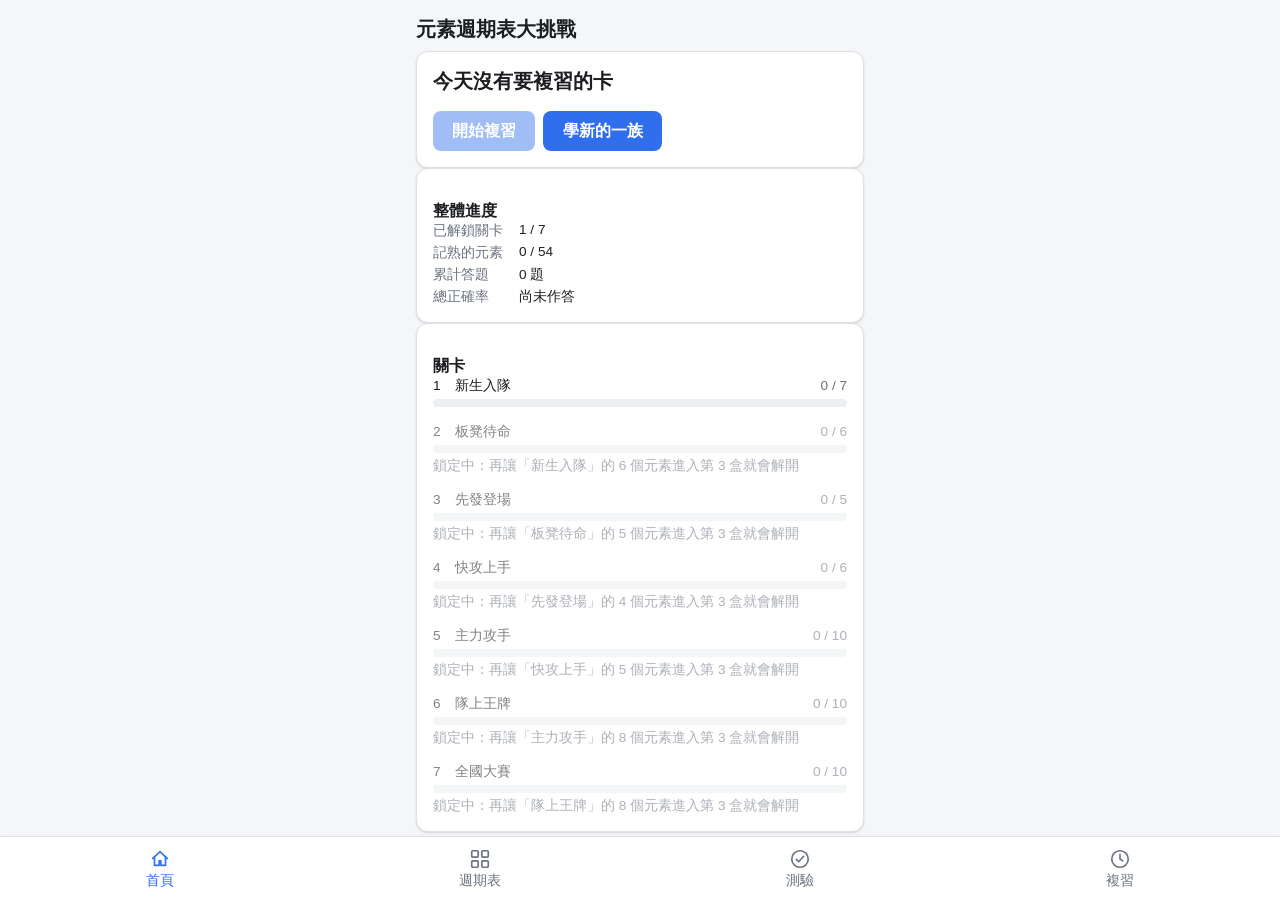
<file: index.html>
<!DOCTYPE html>
<html lang="zh-Hant-TW">
<head>
<meta charset="UTF-8">
<meta name="viewport" content="width=device-width, initial-scale=1, viewport-fit=cover">
<title>元素週期表大挑戰</title>

<!-- 讓 iPhone「加入主畫面」後以全螢幕獨立 App 樣式顯示，不出現 Safari 網址列 -->
<meta name="apple-mobile-web-app-capable" content="yes">
<meta name="apple-mobile-web-app-status-bar-style" content="black-translucent">
<meta name="apple-mobile-web-app-title" content="元素週期表">
<meta name="mobile-web-app-capable" content="yes">
<meta name="theme-color" content="#f5f6f8" media="(prefers-color-scheme: light)">
<meta name="theme-color" content="#14161a" media="(prefers-color-scheme: dark)">

<link rel="manifest" href="manifest.json">
<link rel="icon" type="image/svg+xml" href="assets/icon.svg">
<link rel="apple-touch-icon" href="assets/icon.svg">

<link rel="stylesheet" href="css/tokens.css">
<link rel="stylesheet" href="css/components.css">
<link rel="stylesheet" href="css/periodic-table.css">
<link rel="stylesheet" href="css/screens.css">
</head>
<body>

<main id="app" aria-live="polite">
  <!-- 各畫面的 renderFn 會清空並填入這個容器，見 js/main.js -->
</main>

<nav class="bottom-nav" aria-label="主要導覽">
  <a class="nav-link" href="#home" data-screen="home">
    <svg viewBox="0 0 24 24" aria-hidden="true">
      <path d="M4 11.5 12 4l8 7.5"/>
      <path d="M6 10v9h5v-5h2v5h5v-9"/>
    </svg>
    <span>首頁</span>
  </a>
  <a class="nav-link" href="#table" data-screen="table">
    <svg viewBox="0 0 24 24" aria-hidden="true">
      <rect x="3" y="3" width="7" height="7" rx="1"/>
      <rect x="14" y="3" width="7" height="7" rx="1"/>
      <rect x="3" y="14" width="7" height="7" rx="1"/>
      <rect x="14" y="14" width="7" height="7" rx="1"/>
    </svg>
    <span>週期表</span>
  </a>
  <a class="nav-link" href="#quiz" data-screen="quiz">
    <svg viewBox="0 0 24 24" aria-hidden="true">
      <circle cx="12" cy="12" r="9"/>
      <path d="M8 12.5l2.5 2.5L16 9"/>
    </svg>
    <span>測驗</span>
  </a>
  <a class="nav-link" href="#review" data-screen="review">
    <svg viewBox="0 0 24 24" aria-hidden="true">
      <circle cx="12" cy="12" r="9"/>
      <path d="M12 7v5l3 2"/>
    </svg>
    <span>複習</span>
  </a>
</nav>

<script type="module" src="js/main.js"></script>
</body>
</html>
</file>
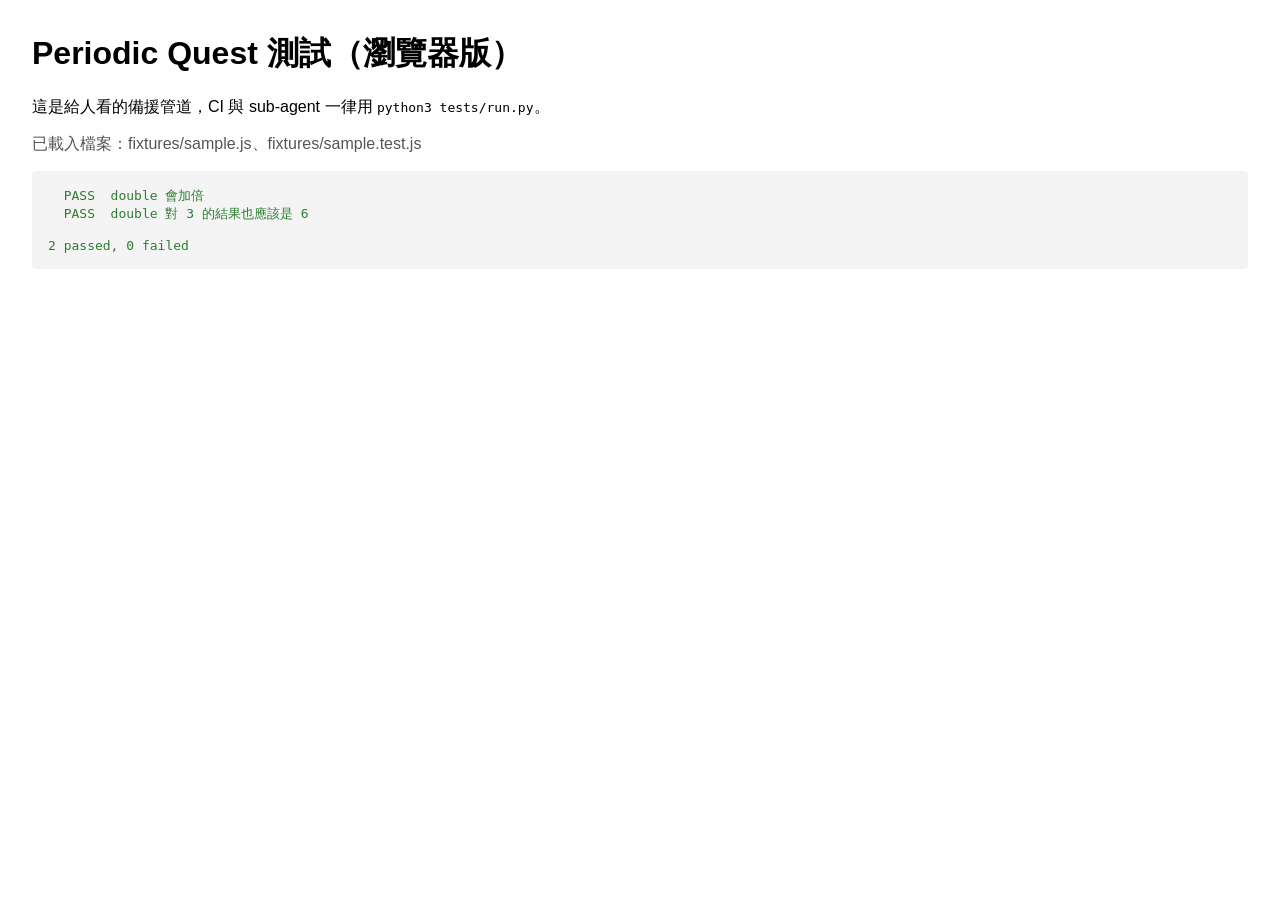
<file: tests/index.html>
<!DOCTYPE html>
<html lang="zh-Hant-TW">
<head>
<meta charset="UTF-8">
<title>Periodic Quest 測試（瀏覽器版）</title>
<style>
  body { font-family: -apple-system, "PingFang TC", "Microsoft JhengHei", sans-serif; margin: 2rem; }
  pre { background: #f4f4f4; padding: 1rem; border-radius: 4px; white-space: pre-wrap; }
  #files { color: #555; }
</style>
</head>
<body>
<h1>Periodic Quest 測試（瀏覽器版）</h1>
<p>
  這是給人看的備援管道，CI 與 sub-agent 一律用
  <code>python3 tests/run.py</code>。
</p>
<p id="files">載入中…</p>
<pre id="output">執行中…</pre>

<script src="harness.js"></script>
<script>
  // 瀏覽器直接以 <script> 載入帶有 export 關鍵字的原始碼會語法錯誤，
  // 因此改用 fetch 取得檔案內容、以與 tests/run.py 相同的規則
  // 去除 module 語法後再 eval 執行。

  // 這裡列出目前載入的檔案清單：先載原始碼，再載測試檔。
  var FILES = [
    "fixtures/sample.js",
    "fixtures/sample.test.js"
  ];

  function stripModules(src) {
    src = src.replace(/^\s*import\s+[^;]*?;\s*$/gms, "");
    src = src.replace(/^\s*export\s+default\s+/gm, "");
    src = src.replace(/^\s*export\s+/gm, "");
    return src;
  }

  function renderFileList(files) {
    document.getElementById("files").textContent =
      "已載入檔案：" + files.join("、");
  }

  async function run() {
    var outputEl = document.getElementById("output");
    try {
      renderFileList(FILES);
      for (var i = 0; i < FILES.length; i++) {
        var res = await fetch(FILES[i]);
        if (!res.ok) {
          throw new Error("無法載入 " + FILES[i] + "（HTTP " + res.status + "）");
        }
        var src = await res.text();
        // eslint-disable-next-line no-eval
        (0, eval)(stripModules(src));
      }
      var failCount = __report();
      outputEl.textContent = __msgs.join("\n") + "\n\n" +
        __pass + " passed, " + __fail + " failed";
      outputEl.style.color = failCount > 0 ? "#c0392b" : "#2e7d32";
    } catch (e) {
      outputEl.textContent = "執行測試時發生錯誤：" + e.message;
      outputEl.style.color = "#c0392b";
    }
  }

  run();
</script>
</body>
</html>
</file>
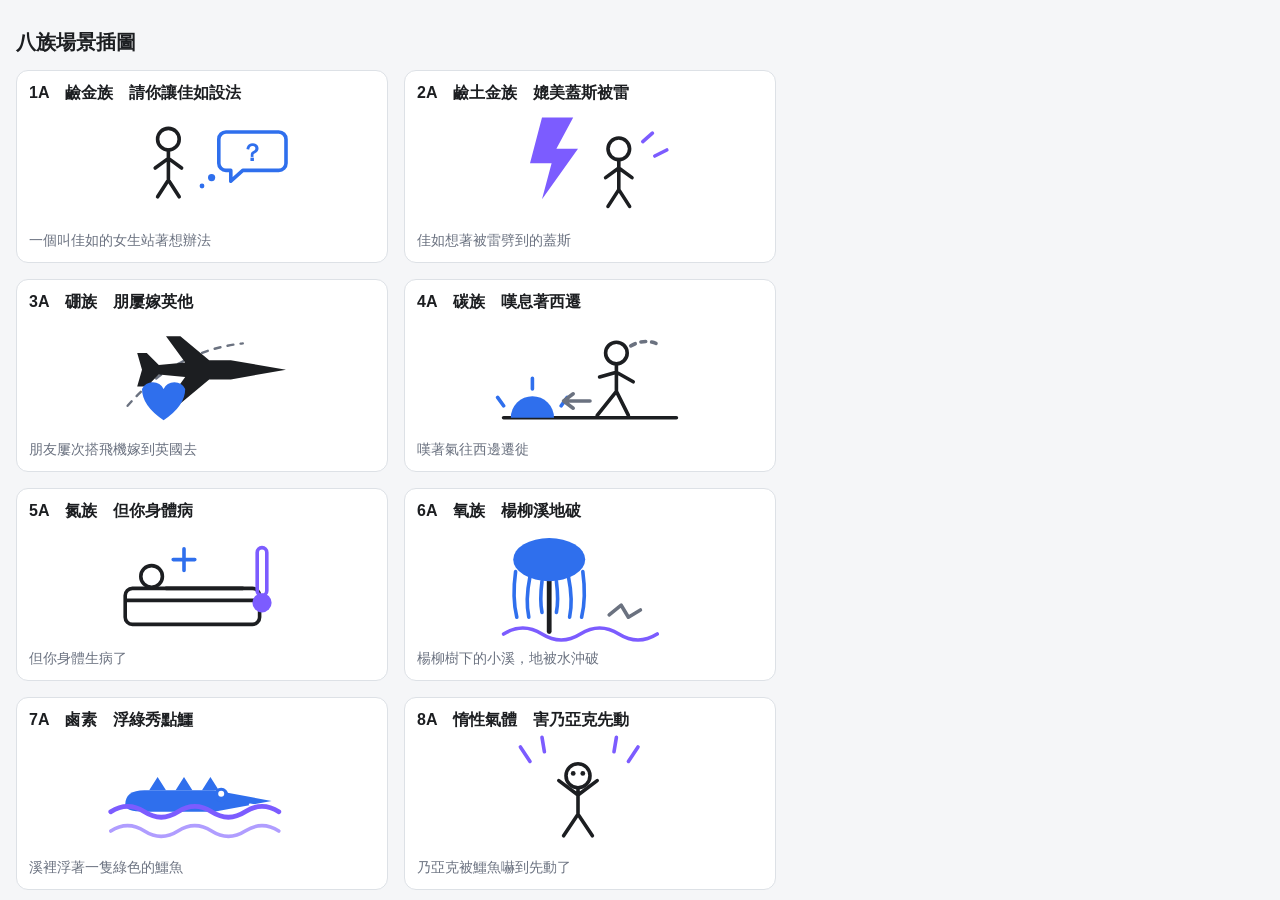
<file: tests/preview-scenes.html>
<!DOCTYPE html>
<html lang="zh-Hant-TW">
<head>
<meta charset="UTF-8">
<meta name="viewport" content="width=device-width, initial-scale=1">
<title>八族場景插圖預覽</title>
<link rel="stylesheet" href="../css/tokens.css">
<link rel="stylesheet" href="../css/components.css">
<link rel="stylesheet" href="../css/screens.css">
<style>
  body { display: block; padding: 16px; }
  .grid { display: grid; grid-template-columns: repeat(2, 1fr); gap: 16px; max-width: 760px; }
  .item { border: 1px solid var(--border); border-radius: var(--radius); padding: 12px; background: var(--surface); }
  .item h3 { margin: 0 0 4px; font-size: var(--font-size-base); }
  .item p { margin: 0; font-size: var(--font-size-sm); color: var(--text-dim); }
  .item .scene-art { width: 100%; height: 120px; }
</style>
</head>
<body>
<h1 style="font-size:1.25rem">八族場景插圖</h1>
<div class="grid" id="grid"></div>
<script type="module">
import { renderSceneArt } from '../js/components/scene-art.js';
const groups = await (await fetch('../data/mnemonics-groups.json')).json();
const grid = document.getElementById('grid');
groups.forEach(g => {
  const box = document.createElement('div');
  box.className = 'item';
  const h = document.createElement('h3');
  h.textContent = `${g.group}　${g.name}　${g.chant}`;
  const art = renderSceneArt(g.group, g.scene);
  const p = document.createElement('p');
  p.textContent = g.scene;
  box.append(h);
  if (art) box.appendChild(art);
  box.appendChild(p);
  grid.appendChild(box);
});
</script>
</body>
</html>
</file>
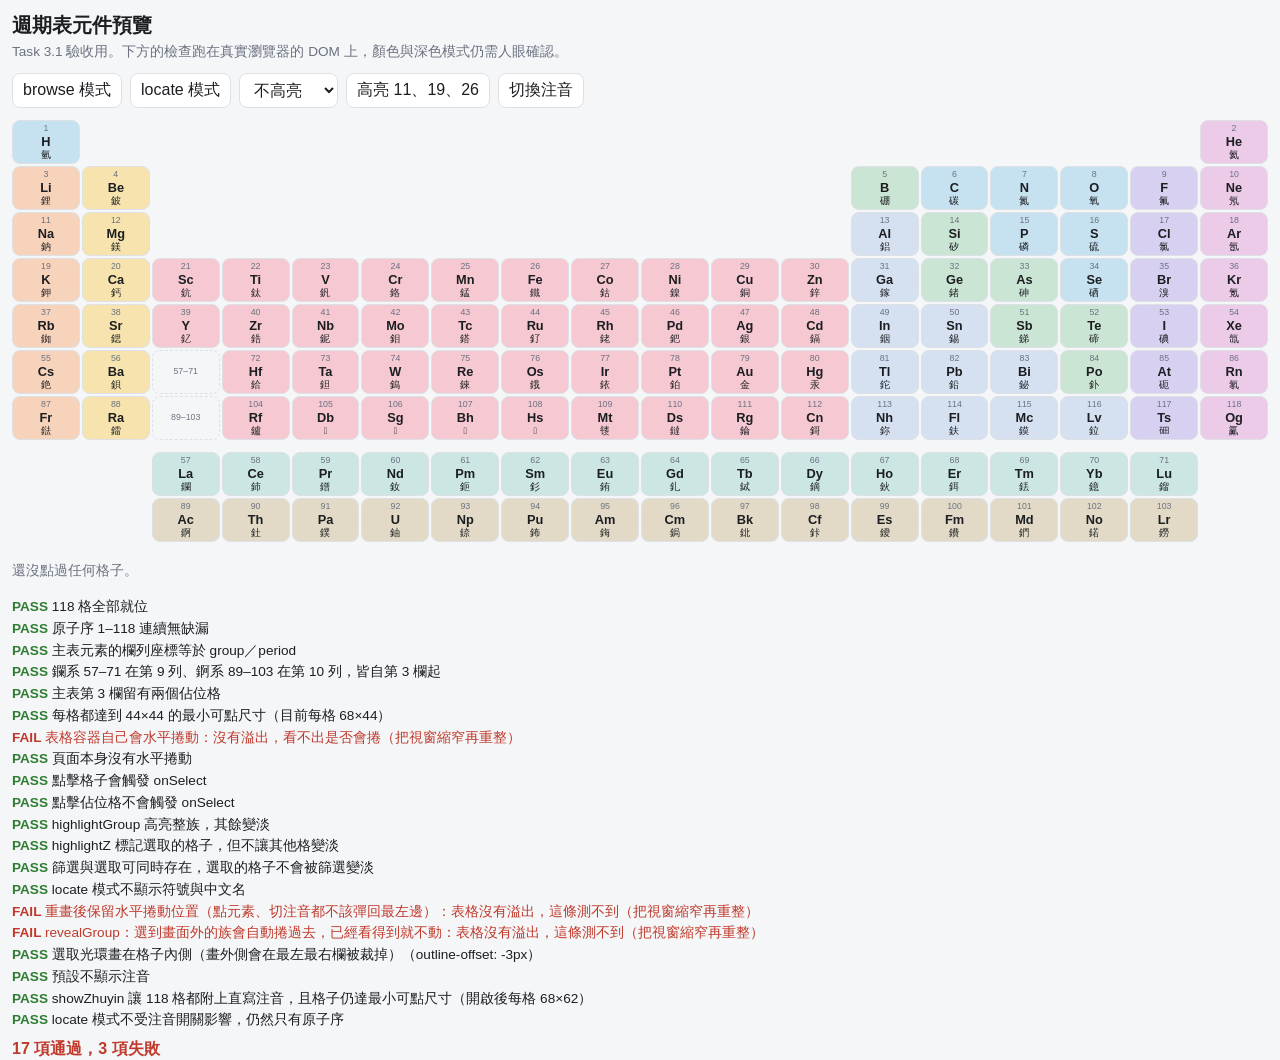
<file: tests/preview-table.html>
<!DOCTYPE html>
<html lang="zh-Hant-TW">
<head>
<meta charset="UTF-8">
<meta name="viewport" content="width=device-width, initial-scale=1, viewport-fit=cover">
<title>週期表元件預覽（Task 3.1 驗收用）</title>
<link rel="stylesheet" href="../css/tokens.css">
<link rel="stylesheet" href="../css/components.css">
<link rel="stylesheet" href="../css/periodic-table.css">
<style>
  /* 這頁不是 App 的一部分，是 Task 3.1 的人工驗收工具。
     只放這頁自己需要的版面，不污染 components.css。 */
  body { padding: 12px; display: block; }
  h1 { font-size: var(--font-size-lg); margin: 0 0 4px; }
  p.sub { color: var(--text-dim); font-size: var(--font-size-sm); margin: 0 0 12px; }
  .controls { display: flex; flex-wrap: wrap; gap: 8px; margin-bottom: 12px; }
  .controls button, .controls select {
    font: inherit; padding: 6px 10px; border-radius: var(--radius-sm);
    border: 1px solid var(--border); background: var(--surface); color: var(--text);
  }
  #log { margin-top: 12px; font-size: var(--font-size-sm); color: var(--text-dim); }
  #checks { margin-top: 16px; font-size: var(--font-size-sm); line-height: 1.6; }
  #checks .pass::before { content: "PASS  "; color: var(--correct); font-weight: 700; }
  #checks .fail::before { content: "FAIL  "; color: var(--wrong); font-weight: 700; }
  #checks .fail { color: var(--wrong); }
  #summary { font-weight: 700; margin-top: 8px; }
</style>
</head>
<body>

<h1>週期表元件預覽</h1>
<p class="sub">Task 3.1 驗收用。下方的檢查跑在真實瀏覽器的 DOM 上，顏色與深色模式仍需人眼確認。</p>

<div class="controls">
  <button id="btn-browse">browse 模式</button>
  <button id="btn-locate">locate 模式</button>
  <select id="sel-group">
    <option value="">不高亮</option>
    <option value="1A">高亮 1A</option>
    <option value="2A">高亮 2A</option>
    <option value="7A">高亮 7A</option>
    <option value="8A">高亮 8A</option>
  </select>
  <button id="btn-z">高亮 11、19、26</button>
  <button id="btn-zhuyin">切換注音</button>
</div>

<div id="table"></div>
<div id="log">還沒點過任何格子。</div>
<div id="checks"></div>
<div id="summary"></div>

<script type="module">
import { renderPeriodicTable } from '../js/components/periodic-table.js';

const host = document.getElementById('table');
const log = document.getElementById('log');
const elements = await (await fetch('../data/elements.json')).json();

let state = { mode: 'browse', highlightGroup: null, highlightZ: [], showZhuyin: false };

function draw() {
  renderPeriodicTable(host, elements, {
    mode: state.mode,
    highlightGroup: state.highlightGroup,
    highlightZ: state.highlightZ,
    showZhuyin: state.showZhuyin,
    onSelect: el => { log.textContent = `onSelect：${el.z} ${el.zh} ${el.symbol}（第 ${el.period} 週期、第 ${el.group} 族）`; }
  });
}

document.getElementById('btn-browse').onclick = () => { state.mode = 'browse'; draw(); };
document.getElementById('btn-locate').onclick = () => { state.mode = 'locate'; draw(); };
document.getElementById('sel-group').onchange = e => { state.highlightGroup = e.target.value || null; draw(); };
document.getElementById('btn-zhuyin').onclick = () => {
  state.showZhuyin = !state.showZhuyin; draw();
};
document.getElementById('btn-z').onclick = () => {
  state.highlightZ = state.highlightZ.length ? [] : [11, 19, 26];
  draw();
};
draw();

// ---- 自動檢查 ------------------------------------------------------------
// 這些是「不必用眼睛也能確定」的部分：格數、座標、尺寸、捲動、互動。
// 顏色是否好看、深色模式是否舒服，這裡驗不了，要人看。
const results = [];
function check(name, fn) {
  try { const msg = fn(); results.push([true, name + (msg ? `（${msg}）` : '')]); }
  catch (e) { results.push([false, name + '：' + e.message]); }
}
function assert(cond, msg) { if (!cond) throw new Error(msg); }

const cells = () => Array.from(host.querySelectorAll('.pt-cell[data-z]'));

check('118 格全部就位', () => {
  assert(cells().length === 118, `只有 ${cells().length} 格`);
});

check('原子序 1–118 連續無缺漏', () => {
  const zs = new Set(cells().map(c => Number(c.dataset.z)));
  const missing = [];
  for (let z = 1; z <= 118; z++) if (!zs.has(z)) missing.push(z);
  assert(missing.length === 0, '缺 ' + missing.join(', '));
});

check('主表元素的欄列座標等於 group／period', () => {
  const bad = [];
  for (const el of elements) {
    if (el.category === 'lanthanide' || el.category === 'actinide') continue;
    const cell = host.querySelector(`.pt-cell[data-z="${el.z}"]`);
    if (cell.style.gridColumn !== String(el.group) || cell.style.gridRow !== String(el.period)) {
      bad.push(el.z);
    }
  }
  assert(bad.length === 0, '座標錯誤：' + bad.join(', '));
});

check('鑭系 57–71 在第 9 列、錒系 89–103 在第 10 列，皆自第 3 欄起', () => {
  const rows = { lanthanide: '9', actinide: '10' };
  for (const [cat, row] of Object.entries(rows)) {
    const series = elements.filter(e => e.category === cat).sort((a, b) => a.z - b.z);
    assert(series.length === 15, `${cat} 有 ${series.length} 個，應為 15`);
    series.forEach((el, i) => {
      const cell = host.querySelector(`.pt-cell[data-z="${el.z}"]`);
      assert(cell.style.gridRow === row, `z=${el.z} 在第 ${cell.style.gridRow} 列`);
      assert(cell.style.gridColumn === String(3 + i), `z=${el.z} 在第 ${cell.style.gridColumn} 欄`);
    });
  }
});

check('主表第 3 欄留有兩個佔位格', () => {
  const ph = Array.from(host.querySelectorAll('.pt-placeholder'));
  assert(ph.length === 2, `有 ${ph.length} 個`);
  assert(ph.map(p => p.textContent).join('／') === '57–71／89–103', ph.map(p => p.textContent).join('／'));
});

check('每格都達到 44×44 的最小可點尺寸', () => {
  const small = cells().filter(c => c.offsetWidth < 44 || c.offsetHeight < 44);
  assert(small.length === 0, `${small.length} 格過小，最小的是 ${small[0] && small[0].offsetWidth}×${small[0] && small[0].offsetHeight}`);
  return `目前每格 ${Math.round(cells()[0].offsetWidth)}×${Math.round(cells()[0].offsetHeight)}`;
});

check('表格容器自己會水平捲動', () => {
  const sc = host.querySelector('.pt-scroll');
  assert(sc.scrollWidth > sc.clientWidth, '沒有溢出，看不出是否會捲（把視窗縮窄再重整）');
  return `內容 ${sc.scrollWidth}px、容器 ${sc.clientWidth}px`;
});

check('頁面本身沒有水平捲動', () => {
  const de = document.documentElement;
  assert(de.scrollWidth <= de.clientWidth, `頁面寬 ${de.scrollWidth}px 超過視窗 ${de.clientWidth}px`);
});

check('點擊格子會觸發 onSelect', () => {
  host.querySelector('.pt-cell[data-z="11"]').click();
  assert(log.textContent.includes('11 鈉 Na'), '記錄是「' + log.textContent + '」');
});

check('點擊佔位格不會觸發 onSelect', () => {
  log.textContent = '重設';
  host.querySelector('.pt-placeholder').click();
  assert(log.textContent === '重設', '佔位格竟然觸發了 onSelect');
});

check('highlightGroup 高亮整族，其餘變淡', () => {
  renderPeriodicTable(host, elements, { highlightGroup: '1A' });
  const hi = host.querySelectorAll('.pt-cell.is-highlight');
  const dim = host.querySelectorAll('.pt-cell.is-dimmed');
  assert(hi.length === 7, `高亮了 ${hi.length} 格，1A 應為 7 格`);
  assert(dim.length === 111, `變淡了 ${dim.length} 格`);
});

check('highlightZ 標記選取的格子，但不讓其他格變淡', () => {
  renderPeriodicTable(host, elements, { highlightZ: [11, 19, 26] });
  const sel = Array.from(host.querySelectorAll('.pt-cell.is-selected')).map(c => Number(c.dataset.z));
  assert(sel.sort((a, b) => a - b).join(',') === '11,19,26', '選取了 ' + sel.join(','));
  const dim = host.querySelectorAll('.pt-cell.is-dimmed').length;
  assert(dim === 0, `有 ${dim} 格變淡了，選取單一格不該把整張表變暗`);
});

check('篩選與選取可同時存在，選取的格子不會被篩選變淡', () => {
  // 在 1A 篩選下選鐵（26，過渡金屬，不屬於 1A）
  renderPeriodicTable(host, elements, { highlightGroup: '1A', highlightZ: [26] });
  const fe = host.querySelector('.pt-cell[data-z=\"26\"]');
  assert(fe.classList.contains('is-selected'), '鐵沒有被標記為選取');
  assert(!fe.classList.contains('is-dimmed'), '選取的鐵被篩選變淡了');
  const na = host.querySelector('.pt-cell[data-z=\"11\"]');
  assert(na.classList.contains('is-highlight'), '鈉屬於 1A，應該高亮');
});

check('locate 模式不顯示符號與中文名', () => {
  renderPeriodicTable(host, elements, { mode: 'locate' });
  assert(host.querySelectorAll('.pt-symbol').length === 0, '仍有符號');
  assert(host.querySelectorAll('.pt-zh').length === 0, '仍有中文名');
  assert(host.querySelectorAll('.pt-z').length === 118, '原子序沒有全部顯示');
});

check('重畫後保留水平捲動位置（點元素、切注音都不該彈回最左邊）', () => {
  renderPeriodicTable(host, elements, {});
  const before = host.querySelector('.pt-scroll');
  const range = before.scrollWidth - before.clientWidth;
  assert(range > 0, '表格沒有溢出，這條測不到（把視窗縮窄再重整）');
  before.scrollLeft = Math.round(range * 0.8);
  const target = before.scrollLeft;

  // 模擬「點了一個元素」造成的重畫
  renderPeriodicTable(host, elements, { highlightZ: [11] });
  const after = host.querySelector('.pt-scroll');
  assert(Math.abs(after.scrollLeft - target) <= 1,
         `重畫後捲到 ${after.scrollLeft}，原本在 ${target}`);

  // 切注音會改變內容寬度，這時要保留的是比例而不是像素
  const ratio = after.scrollLeft / (after.scrollWidth - after.clientWidth);
  renderPeriodicTable(host, elements, { showZhuyin: true });
  const wide = host.querySelector('.pt-scroll');
  const newRatio = wide.scrollLeft / (wide.scrollWidth - wide.clientWidth);
  assert(Math.abs(newRatio - ratio) < 0.02,
         `切注音後比例從 ${ratio.toFixed(3)} 變成 ${newRatio.toFixed(3)}`);
  return `捲到 ${Math.round(ratio * 100)}% 的位置，重畫後仍在原處`;
});

check('revealGroup：選到畫面外的族會自動捲過去，已經看得到就不動', () => {
  renderPeriodicTable(host, elements, {});
  const box = host.querySelector('.pt-scroll');
  const range = box.scrollWidth - box.clientWidth;
  assert(range > 0, '表格沒有溢出，這條測不到（把視窗縮窄再重整）');

  // 捲到最左邊，此時 8A（第 18 欄）一定在畫面外
  box.scrollLeft = 0;
  renderPeriodicTable(host, elements, { highlightGroup: '8A', revealGroup: true });
  const afterFar = host.querySelector('.pt-scroll');
  assert(afterFar.scrollLeft > 0, '選了畫面外的 8A 卻沒有捲過去');
  const he = afterFar.querySelector('.pt-cell[data-main-group="8A"]').getBoundingClientRect();
  const view = afterFar.getBoundingClientRect();
  assert(he.left >= view.left - 1 && he.right <= view.right + 1, '捲完 8A 仍不在可視範圍內');

  // 已經看得到的族不該把位置搶走
  const held = afterFar.scrollLeft;
  renderPeriodicTable(host, elements, { highlightGroup: '8A', revealGroup: true });
  const again = host.querySelector('.pt-scroll');
  assert(Math.abs(again.scrollLeft - held) <= 1,
         `已經看得到卻又捲動了：${held} → ${again.scrollLeft}`);
  return `8A 捲到 ${Math.round(held)}px`;
});

check('選取光環畫在格子內側（畫外側會在最左最右欄被裁掉）', () => {
  // 這條看起來像在測實作細節，但它鎖的是一個真實回報過的 bug：
  // 光環往外畫時，第 1 欄與第 18 欄超出捲動容器的部分會被裁掉。
  // 「內縮」就是防止它復發的不變量。
  renderPeriodicTable(host, elements, { highlightZ: [1, 2] });
  const cell = host.querySelector('.pt-cell.is-selected');
  const offset = getComputedStyle(cell).outlineOffset;
  assert(parseFloat(offset) < 0, `outline-offset 是 ${offset}，必須為負值`);
  return `outline-offset: ${offset}`;
});

check('預設不顯示注音', () => {
  renderPeriodicTable(host, elements, {});
  assert(host.querySelectorAll('.pt-zhuyin').length === 0, '預設就顯示了注音');
});

check('showZhuyin 讓 118 格都附上直寫注音，且格子仍達最小可點尺寸', () => {
  renderPeriodicTable(host, elements, { showZhuyin: true });
  const zy = host.querySelectorAll('.pt-zhuyin');
  assert(zy.length === 118, `只有 ${zy.length} 格有注音`);
  const blank = Array.from(zy).filter(n => !n.textContent.trim());
  assert(blank.length === 0, `${blank.length} 格的注音是空的`);
  // 直寫：音節本體要是 vertical-rl，聲調要獨立成一個節點
  const bases = host.querySelectorAll('.pt-zhuyin .zhuyin-base');
  assert(bases.length === 118, `只有 ${bases.length} 格是直寫結構`);
  const notVertical = Array.from(bases).filter(
    n => getComputedStyle(n).writingMode.indexOf('vertical') !== 0);
  assert(notVertical.length === 0, `${notVertical.length} 格沒有套用直排`);
  const toned = host.querySelectorAll('.pt-zhuyin .zhuyin-tone');
  assert(toned.length === 93, `有聲調符號的格子是 ${toned.length} 個，應為 93（118 減去 25 個一聲）`);
  const small = cells().filter(c => c.offsetWidth < 44 || c.offsetHeight < 44);
  assert(small.length === 0, `${small.length} 格過小`);
  return `開啟後每格 ${Math.round(cells()[0].offsetWidth)}×${Math.round(cells()[0].offsetHeight)}`;
});

check('locate 模式不受注音開關影響，仍然只有原子序', () => {
  renderPeriodicTable(host, elements, { mode: 'locate', showZhuyin: true });
  assert(host.querySelectorAll('.pt-zhuyin').length === 0, 'locate 模式漏出了注音');
  assert(host.querySelectorAll('.pt-symbol').length === 0, 'locate 模式漏出了符號');
});

// 檢查跑完把畫面還原成可以用眼睛看的狀態
state = { mode: 'browse', highlightGroup: null, highlightZ: [], showZhuyin: false };
draw();
log.textContent = '還沒點過任何格子。';

const box = document.getElementById('checks');
box.innerHTML = results.map(([ok, name]) =>
  `<div class="${ok ? 'pass' : 'fail'}">${name}</div>`).join('');
const failed = results.filter(r => !r[0]).length;
document.getElementById('summary').textContent =
  `${results.length - failed} 項通過，${failed} 項失敗`;
document.getElementById('summary').style.color =
  failed ? 'var(--wrong)' : 'var(--correct)';
</script>
</body>
</html>
</file>
<file: css/tokens.css>
/* ==========================================================================
   設計 token：所有色彩、字級、間距集中在這裡定義。
   換主題／換配色只改這個檔案，其他 CSS 一律只讀取變數。

   注意（spec §8.2）：這裡刻意只給一組中性的預設配色，
   不預先硬寫任何宣稱為「官方應援色」的色值。實際配色留待學生
   在設定畫面自行挑選（Plan 2 實作）。
   ========================================================================== */

:root {
  /* 色彩：淺色模式（預設） */
  --bg: #f5f6f8;
  --surface: #ffffff;
  --surface-alt: #eceef1;
  --border: #dde1e6;
  --text: #1c1e21;
  --text-dim: #6b7280;
  --accent: #2f6fed;
  --accent-2: #7c5cff;
  --correct: #2e7d32;
  --wrong: #c0392b;

  /* 陰影（淺色模式用較淡的陰影） */
  --shadow: 0 1px 3px rgba(0, 0, 0, 0.08), 0 1px 2px rgba(0, 0, 0, 0.06);

  /* 字型：只用系統字體堆疊，不連外部字型服務 */
  --font: -apple-system, "PingFang TC", "Heiti TC", sans-serif;
  --font-size-sm: 0.85rem;
  --font-size-base: 1rem;
  --font-size-lg: 1.25rem;
  --font-size-xl: 1.75rem;

  /* 間距與形狀 */
  --gap: 16px;
  --gap-sm: 8px;
  --gap-lg: 24px;
  --radius: 12px;
  --radius-sm: 8px;

  /* 版面尺寸 */
  --nav-height: 64px;
  --max-width: 480px;

  /* 週期表的十個元素分類色（Task 3.1）。
     淺色模式用低彩度的粉彩底，配 --text 的深色字；
     深色模式改成同色系的暗色底，配同一個 --text 的淺色字。
     兩邊都刻意壓低彩度：一張 118 格的表如果十種顏色都很飽和，
     整體會吵到看不出重點，高亮（highlight）也會被淹沒。 */
  --cat-alkali-metal: #f7d3bb;
  --cat-alkaline-earth: #f7e3ae;
  --cat-transition-metal: #f5c8d2;
  --cat-post-transition-metal: #d5e0f0;
  --cat-metalloid: #cbe5d5;
  --cat-nonmetal: #c6e2f1;
  --cat-halogen: #d7d0f0;
  --cat-noble-gas: #eccbe9;
  --cat-lanthanide: #cbe6e3;
  --cat-actinide: #e2dac7;

  /* iPhone 安全區域（瀏海／Home Indicator） */
  --safe-top: env(safe-area-inset-top, 0px);
  --safe-bottom: env(safe-area-inset-bottom, 0px);
}

/* 深色模式：跟隨系統設定，覆寫同一組變數 */
@media (prefers-color-scheme: dark) {
  :root {
    --bg: #14161a;
    --surface: #1e2126;
    --surface-alt: #262a31;
    --border: #33383f;
    --text: #f2f3f5;
    --text-dim: #9aa0a8;
    --accent: #5b8dfd;
    --accent-2: #a78bfa;
    --correct: #4caf50;
    --wrong: #e57373;

    --cat-alkali-metal: #66412a;
    --cat-alkaline-earth: #66552a;
    --cat-transition-metal: #66303c;
    --cat-post-transition-metal: #303e53;
    --cat-metalloid: #2f4e3f;
    --cat-nonmetal: #26495a;
    --cat-halogen: #39346a;
    --cat-noble-gas: #552b52;
    --cat-lanthanide: #24504d;
    --cat-actinide: #4b432b;

    --shadow: 0 1px 3px rgba(0, 0, 0, 0.4), 0 1px 2px rgba(0, 0, 0, 0.3);
  }
}
</file>
<file: css/components.css>
/* ==========================================================================
   共用元件樣式。這裡放版面骨架（app 容器、底部導覽列）與少數
   之後每個畫面都會用到的基礎元件（卡片、按鈕）。
   畫面專屬的樣式由各自的 js/ui/screen-*.js 用行內 style 或
   之後新增的專屬 CSS 檔處理，不塞進這個檔案。
   ========================================================================== */

* {
  box-sizing: border-box;
}

html,
body {
  margin: 0;
  padding: 0;
  height: 100%;
  background: var(--bg);
  color: var(--text);
  font-family: var(--font);
  font-size: var(--font-size-base);
  -webkit-tap-highlight-color: transparent;
}

body {
  display: flex;
  flex-direction: column;
  min-height: 100vh;
  min-height: 100dvh;
}

/* 主要內容容器，各畫面的 renderFn 會把內容塞進這裡 */
#app {
  flex: 1 1 auto;
  width: 100%;
  max-width: var(--max-width);
  margin: 0 auto;
  /* 下方留白必須包含 --safe-bottom：.bottom-nav 的高度是
     nav-height + safe-bottom（iPhone 的 Home Indicator 區域），
     這裡只扣 nav-height 的話，內容最後一列會剛好被導覽列蓋掉一條。
     Mac 上 safe-bottom 是 0，所以這個 bug 只在手機上看得到。 */
  padding: var(--gap) var(--gap) calc(var(--nav-height) + var(--safe-bottom) + var(--gap));
  padding-top: calc(var(--gap) + var(--safe-top));
  overflow-y: auto;
}

/* ---- 底部導覽列 -------------------------------------------------------- */

.bottom-nav {
  position: fixed;
  left: 0;
  right: 0;
  bottom: 0;
  display: flex;
  justify-content: space-around;
  align-items: center;
  height: calc(var(--nav-height) + var(--safe-bottom));
  padding-bottom: var(--safe-bottom);
  background: var(--surface);
  border-top: 1px solid var(--border);
  box-shadow: var(--shadow);
}

.nav-link {
  display: flex;
  flex-direction: column;
  align-items: center;
  justify-content: center;
  gap: 2px;
  flex: 1 1 0;
  height: 100%;
  color: var(--text-dim);
  text-decoration: none;
  font-size: var(--font-size-sm);
  user-select: none;
}

.nav-link svg {
  width: 22px;
  height: 22px;
  stroke: currentColor;
  fill: none;
  stroke-width: 1.8;
  stroke-linecap: round;
  stroke-linejoin: round;
}

.nav-link[aria-current="page"] {
  color: var(--accent);
}

/* ---- 基礎元件（供之後畫面沿用） ---------------------------------------- */

.card {
  background: var(--surface);
  border: 1px solid var(--border);
  border-radius: var(--radius);
  padding: var(--gap);
  box-shadow: var(--shadow);
}

.btn {
  display: inline-flex;
  align-items: center;
  justify-content: center;
  border: none;
  border-radius: var(--radius-sm);
  padding: 0.6em 1.2em;
  font-family: var(--font);
  font-size: var(--font-size-base);
  font-weight: 600;
  cursor: pointer;
  background: var(--surface-alt);
  color: var(--text);
}

.btn-primary {
  background: var(--accent);
  color: #ffffff;
}

/* ---- 尚未有內容的畫面（找不到對應 render 函式時顯示） ------------------ */

.placeholder {
  display: flex;
  flex-direction: column;
  align-items: center;
  justify-content: center;
  gap: var(--gap-sm);
  min-height: 60vh;
  text-align: center;
  color: var(--text-dim);
}

.placeholder h2 {
  color: var(--text);
  margin: 0;
}

/* ---- 直寫注音（js/components/zhuyin.js） -------------------------------- */

/* 三個地方共用：週期表格子、元素詳細面板、教學畫面。字級由使用端
   用 font-size 覆寫，這裡只定版面。 */
.zhuyin {
  display: inline-flex;
  align-items: stretch;
  line-height: 1;
  font-size: 0.5em;
  color: var(--text-dim);
}

/* 音節本體直排。text-orientation: upright 讓每個注音符號保持正立，
   不會被轉成橫躺。 */
.zhuyin-base {
  writing-mode: vertical-rl;
  text-orientation: upright;
  letter-spacing: 0;
  line-height: 1;
}

/* 二、三、四聲：貼在音節右側、靠下對齊，這是課本的位置。 */
.zhuyin-tone {
  display: flex;
  align-items: flex-end;
  margin-left: 0.1em;
  line-height: 1;
}

/* 輕聲例外：標在音節正上方。目前 118 個元素都沒有輕聲，
   這條是為了規則完整，不是為了現有資料。 */
.zhuyin-tone.is-neutral {
  align-items: flex-start;
  margin-left: 0;
  margin-right: 0.1em;
  order: -1;
}
</file>
<file: css/periodic-table.css>
/* ==========================================================================
   互動式週期表元件（js/components/periodic-table.js）的樣式。
   顏色一律讀 css/tokens.css 的變數，這裡不出現任何色碼。
   ========================================================================== */

/* 水平捲動只發生在這一層。頁面本身不得出現水平捲動——18 欄的表一定
   比手機寬，若讓它撐開 body，底部導覽列與其他畫面都會跟著歪。 */
.pt-scroll {
  overflow-x: auto;
  overflow-y: hidden;
  max-width: 100%;
  /* iOS 慣性捲動 */
  -webkit-overflow-scrolling: touch;
  padding-bottom: var(--gap-sm);
}

.pt-grid {
  display: grid;
  /* 44px 是可靠點擊的最小尺寸（Apple HIG）。空間夠時才讓格子長大。 */
  grid-template-columns: repeat(18, minmax(44px, 1fr));
  /* 1–7 是主表的七個週期，第 8 列是間隔，9–10 放鑭系與錒系 */
  grid-template-rows: repeat(7, minmax(44px, auto)) var(--gap-sm) repeat(2, minmax(44px, auto));
  gap: 2px;
  /* 撐開到內容寬度，讓外層去捲；空間有餘時填滿 */
  width: max-content;
  min-width: 100%;
}

.pt-cell {
  display: flex;
  flex-direction: column;
  align-items: center;
  justify-content: center;
  gap: 1px;
  min-height: 44px;
  padding: 2px;
  border: 1px solid var(--border);
  border-radius: var(--radius-sm);
  background: var(--surface-alt);
  color: var(--text);
  font-family: var(--font);
  line-height: 1.1;
  cursor: pointer;
  /* 118 格逐格淡入淡出會很吵，只在高亮切換時給一點反應 */
  transition: opacity 0.15s ease;
}

.pt-cell:focus-visible {
  outline: 2px solid var(--accent);
  outline-offset: 2px;
}

.pt-z {
  font-size: 0.55rem;
  color: var(--text-dim);
}

.pt-symbol {
  font-size: 0.8rem;
  font-weight: 700;
}

.pt-name {
  display: flex;
  align-items: baseline;
  gap: 2px;
  line-height: 1;
}

.pt-zh {
  font-size: 0.6rem;
}

/* 注音直寫在中文名右側（樣式主體在 components.css）。
   這裡只給格子裡用的字級——0.42rem 是三個符號直排後還塞得進
   一格高度的上限。 */
.pt-zhuyin {
  font-size: 0.42rem;
}

/* 開啟注音時格子要加高：注音直排三個符號約 3 個字高，
   比橫寫的中文名高出一截。寬度反而不必加太多，直寫只佔一欄。 */
.pt-grid[data-zhuyin="on"] {
  grid-template-columns: repeat(18, minmax(50px, 1fr));
}

.pt-grid[data-zhuyin="on"] .pt-cell {
  min-height: 62px;
}

/* 中文名與直寫注音要頂端對齊，注音才會從中文名的頭開始往下排 */
.pt-grid[data-zhuyin="on"] .pt-name {
  align-items: flex-start;
}

/* locate 模式：格子裡只剩原子序，把它放大到可讀 */
.pt-grid[data-mode="locate"] .pt-z {
  font-size: 0.75rem;
  color: var(--text);
}

/* 鑭系／錒系在主表裡的佔位格，不可點 */
.pt-placeholder {
  font-size: 0.55rem;
  color: var(--text-dim);
  background: transparent;
  border-style: dashed;
  cursor: default;
}

/* ---- 分類色 ------------------------------------------------------------ */

.pt-cell[data-category="alkali-metal"] { background: var(--cat-alkali-metal); }
.pt-cell[data-category="alkaline-earth"] { background: var(--cat-alkaline-earth); }
.pt-cell[data-category="transition-metal"] { background: var(--cat-transition-metal); }
.pt-cell[data-category="post-transition-metal"] { background: var(--cat-post-transition-metal); }
.pt-cell[data-category="metalloid"] { background: var(--cat-metalloid); }
.pt-cell[data-category="nonmetal"] { background: var(--cat-nonmetal); }
.pt-cell[data-category="halogen"] { background: var(--cat-halogen); }
.pt-cell[data-category="noble-gas"] { background: var(--cat-noble-gas); }
.pt-cell[data-category="lanthanide"] { background: var(--cat-lanthanide); }
.pt-cell[data-category="actinide"] { background: var(--cat-actinide); }

/* ---- 高亮 -------------------------------------------------------------- */

/* 篩選出來的整族。靠「邊框加粗 + 其餘變淡」兩件事一起做，
   只靠顏色的話，在已經有十種分類色的表上根本看不出來。 */
.pt-cell.is-highlight {
  border-color: var(--accent);
  border-width: 2px;
  padding: 1px;
  font-weight: 700;
  box-shadow: var(--shadow);
}

.pt-cell.is-dimmed {
  opacity: 0.3;
}

/* 目前選取的那一格。用光環而非變更邊框，才能和上面的整族高亮疊在
   一起看（在 1A 篩選下點鈉時兩個 class 會同時出現）。

   outline-offset 必須是負的——光環要畫在格子內側。畫在外側的話，
   第 1 欄（1A）與第 18 欄（8A）的光環會超出捲動容器的邊界被裁掉，
   第 1 列與最後一列在上下方向也一樣。內縮就四個邊都安全。 */
.pt-cell.is-selected {
  outline: 2px solid var(--accent-2);
  outline-offset: -3px;
  z-index: 1;
  font-weight: 700;
}
</file>
<file: css/screens.css>
/* ==========================================================================
   Phase 3 各畫面共用的樣式。
   components.css 放的是版面骨架與底部導覽；這裡放畫面內部的元件
   （標題、篩選籤、口訣、詳細面板）。畫面陸續做出來時往這裡加，
   不要每個畫面各開一個 CSS 檔——那樣 index.html 的 link 與 sw.js 的
   CORE_ASSETS 每次都要跟著改，很容易漏。
   ========================================================================== */

.screen-title {
  font-size: var(--font-size-lg);
  margin: 0 0 var(--gap-sm);
}

.muted {
  color: var(--text-dim);
  font-size: var(--font-size-sm);
}

.error {
  color: var(--wrong);
}

/* ---- 主族篩選籤 -------------------------------------------------------- */

.group-filters {
  display: flex;
  flex-wrap: wrap;
  align-items: center;
  gap: var(--gap-sm);
  margin-bottom: var(--gap-sm);
}

/* 那一排籤在做什麼要講清楚，不然九顆圓鈕看不出是族別篩選 */
.filter-label {
  font-size: var(--font-size-sm);
  color: var(--text-dim);
}

/* 注音開關與族籤長得一樣的話，會被當成第十個族。
   拉開距離、改用方框而非圓角，並自帶 ☐／☑ 表達開關狀態。 */
.toggle-row {
  display: flex;
  gap: var(--gap-sm);
  margin-bottom: var(--gap-sm);
}

.chip-toggle {
  border-radius: var(--radius-sm);
}

.chip {
  font: inherit;
  font-size: var(--font-size-sm);
  padding: 6px 12px;
  min-height: 36px;
  border: 1px solid var(--border);
  border-radius: 999px;
  background: var(--surface);
  color: var(--text);
  cursor: pointer;
}

/* 選中的族：實心底色 + 白字 + 內縮的白色細環。只換底色在深色模式下
   對比不夠明顯，加一圈環之後不管什麼配色都看得出是「按下去」的那顆。 */
.chip[aria-pressed="true"] {
  background: var(--accent);
  border-color: var(--accent);
  color: #fff;
  font-weight: 700;
  box-shadow: inset 0 0 0 2px var(--surface);
}

.chip:focus-visible {
  outline: 2px solid var(--accent);
  outline-offset: 2px;
}

/* ---- 口訣 -------------------------------------------------------------- */

.chant-slot:not(:empty) {
  margin-bottom: var(--gap-sm);
}

.chant {
  margin: 4px 0;
  font-size: var(--font-size-lg);
  letter-spacing: 0.15em;
}

.chant-char.is-hit {
  color: var(--accent);
  font-weight: 700;
  /* 只換顏色在深色模式下不夠明顯，加一條底線 */
  border-bottom: 3px solid var(--accent);
}

/* ---- 元素詳細面板 ------------------------------------------------------ */

.detail {
  margin-top: var(--gap);
}

.detail-head {
  display: grid;
  grid-template-columns: auto 1fr;
  grid-template-rows: auto auto;
  align-items: center;
  column-gap: var(--gap-sm);
  padding: var(--gap-sm) var(--gap);
  margin: calc(-1 * var(--gap-sm)) calc(-1 * var(--gap)) var(--gap-sm);
  border-radius: var(--radius) var(--radius) 0 0;
  background: var(--surface-alt);
}

.detail-head[data-category="alkali-metal"] { background: var(--cat-alkali-metal); }
.detail-head[data-category="alkaline-earth"] { background: var(--cat-alkaline-earth); }
.detail-head[data-category="transition-metal"] { background: var(--cat-transition-metal); }
.detail-head[data-category="post-transition-metal"] { background: var(--cat-post-transition-metal); }
.detail-head[data-category="metalloid"] { background: var(--cat-metalloid); }
.detail-head[data-category="nonmetal"] { background: var(--cat-nonmetal); }
.detail-head[data-category="halogen"] { background: var(--cat-halogen); }
.detail-head[data-category="noble-gas"] { background: var(--cat-noble-gas); }
.detail-head[data-category="lanthanide"] { background: var(--cat-lanthanide); }
.detail-head[data-category="actinide"] { background: var(--cat-actinide); }

.detail-z {
  grid-column: 1;
  grid-row: 1 / span 2;
  font-size: var(--font-size-sm);
  color: var(--text-dim);
  align-self: start;
}

.detail-symbol {
  grid-column: 2;
  font-size: var(--font-size-xl);
  font-weight: 700;
  line-height: 1.1;
}

.detail-names {
  grid-column: 2;
  display: flex;
  align-items: flex-start;
  flex-wrap: wrap;
  gap: 6px;
  font-size: var(--font-size-sm);
}

/* 詳細面板的注音給大一點，這裡是學生真的會盯著看讀音的地方 */
.detail-zhuyin {
  font-size: 0.62em;
}

.detail-en {
  color: var(--text-dim);
}

.detail-list {
  display: grid;
  grid-template-columns: auto 1fr;
  gap: 4px var(--gap);
  margin: 0;
}

.detail-list dt {
  color: var(--text-dim);
  font-size: var(--font-size-sm);
}

.detail-list dd {
  margin: 0;
  font-size: var(--font-size-sm);
}

.detail-subtitle {
  font-size: var(--font-size-base);
  margin: var(--gap) 0 0;
}

.detail-progress {
  margin: var(--gap-sm) 0 0;
  font-size: var(--font-size-sm);
  color: var(--text-dim);
}

/* ---- 記憶法教學畫面（Task 3.3） ---------------------------------------- */

.scene {
  margin: var(--gap-sm) 0;
  padding: var(--gap-sm) var(--gap);
  border-left: 3px solid var(--accent-2);
  background: var(--surface-alt);
  border-radius: 0 var(--radius-sm) var(--radius-sm) 0;
  font-size: var(--font-size-sm);
}

.scene-next {
  border-left-color: var(--text-dim);
  color: var(--text-dim);
}

.learn-card {
  display: flex;
  align-items: center;
  gap: var(--gap);
  margin: var(--gap) 0 var(--gap-sm);
}

/* 口訣的那個字放大到跟元素本身一樣重要——這一步教的就是
   「這個字」對應「這個元素」，兩邊視覺份量要對等。 */
.learn-char {
  font-size: var(--font-size-xl);
  font-weight: 700;
  color: var(--accent);
}

.learn-arrow {
  color: var(--text-dim);
}

.learn-el {
  display: flex;
  flex-direction: column;
  gap: 2px;
}

.learn-symbol {
  font-size: var(--font-size-lg);
  font-weight: 700;
}

.learn-zh {
  display: inline-flex;
  align-items: flex-start;
  gap: 2px;
  font-size: var(--font-size-lg);
}

.learn-zhuyin {
  font-size: 0.45em;
}

.learn-z {
  font-size: var(--font-size-sm);
  color: var(--text-dim);
}

.learn-nav {
  display: flex;
  flex-wrap: wrap;
  gap: var(--gap-sm);
  margin-top: var(--gap);
}

.btn-inline {
  margin-top: var(--gap-sm);
}

/* ---- 小測 -------------------------------------------------------------- */

/* 指示語。字級比題幹小，但顏色用正文色不用次要色——它是「要答什麼」
   的唯一說明，不是補充。 */
.quiz-ask {
  margin: var(--gap-sm) 0 4px;
  font-size: var(--font-size-base);
}

.quiz-prompt {
  font-size: var(--font-size-xl);
  font-weight: 700;
  margin: 0 0 var(--gap);
}

.quiz-options {
  display: grid;
  grid-template-columns: repeat(2, 1fr);
  gap: var(--gap-sm);
}

.quiz-option {
  min-height: 48px;
  font-size: var(--font-size-lg);
}

.quiz-option.is-correct {
  border-color: var(--correct);
  color: var(--correct);
  font-weight: 700;
}

.quiz-option.is-wrong {
  border-color: var(--wrong);
  color: var(--wrong);
}

/* 停用後仍要看得出對錯，所以不能整個變淡 */
.quiz-option:disabled {
  opacity: 1;
  cursor: default;
}

.feedback {
  margin: var(--gap) 0 var(--gap-sm);
  font-weight: 700;
}

.feedback.is-correct { color: var(--correct); }
.feedback.is-wrong { color: var(--wrong); }

.quiz-result {
  font-size: var(--font-size-lg);
  font-weight: 700;
  margin: var(--gap) 0 4px;
}

/* ---- 測驗畫面（Task 3.4） ---------------------------------------------- */

.spell-form {
  display: flex;
  gap: var(--gap-sm);
  margin-bottom: var(--gap);
}

.spell-input {
  flex: 1 1 auto;
  min-width: 0;
  font: inherit;
  /* 16px 以上 iOS Safari 才不會在聚焦時自動放大整個頁面 */
  font-size: 1rem;
  padding: 10px 12px;
  min-height: 48px;
  border: 1px solid var(--border);
  border-radius: var(--radius-sm);
  background: var(--surface);
  color: var(--text);
}

.spell-input:focus-visible {
  outline: 2px solid var(--accent);
  outline-offset: 1px;
}

/* 「結束這一輪」不該跟作答選項搶注意力 */
.btn-quiet {
  margin-top: var(--gap);
  background: transparent;
  border-color: transparent;
  color: var(--text-dim);
  text-decoration: underline;
}

.wrong-list {
  display: flex;
  flex-wrap: wrap;
  gap: var(--gap-sm);
  margin: var(--gap-sm) 0;
}

.wrong-item {
  display: inline-flex;
  align-items: flex-start;
  gap: 3px;
  padding: 6px 10px;
  border: 1px solid var(--border);
  border-radius: var(--radius-sm);
  background: var(--surface);
  font-size: var(--font-size-sm);
}

/* ---- 首頁（Task 3.5） -------------------------------------------------- */

.today-line {
  margin: 0 0 var(--gap-sm);
  font-size: var(--font-size-lg);
  font-weight: 700;
}

.stage-row {
  margin-bottom: var(--gap);
}

.stage-row:last-child {
  margin-bottom: 0;
}

/* 鎖定的關卡整列變淡，一眼看得出還不能玩 */
.stage-row.is-locked {
  opacity: 0.55;
}

.stage-head {
  display: flex;
  justify-content: space-between;
  align-items: baseline;
  gap: var(--gap-sm);
  margin-bottom: 4px;
  font-size: var(--font-size-sm);
}

.stage-count {
  color: var(--text-dim);
}

.bar {
  height: 8px;
  border-radius: 999px;
  background: var(--surface-alt);
  overflow: hidden;
}

.bar-fill {
  height: 100%;
  background: var(--accent);
  border-radius: 999px;
}

.stage-lock {
  margin: 4px 0 0;
  font-size: var(--font-size-sm);
  color: var(--text-dim);
}

/* 停用的主要按鈕（今天沒卡可複習時）要看得出是停用而非壞掉 */
.btn:disabled {
  opacity: 0.45;
  cursor: default;
}

/* ---- 個別元素的圖像掛鉤（Task 4.1） ------------------------------------ */

/* hook 是一句話結論，要能被一眼掃到，所以給它跟口訣同等的視覺份量 */
.hook {
  margin: 4px 0;
  font-size: var(--font-size-lg);
  font-weight: 700;
  color: var(--accent-2);
}

.imagery {
  margin: 0;
  font-size: var(--font-size-sm);
  line-height: 1.6;
}

/* ---- 口訣場景插圖（Plan 2 提前） --------------------------------------- */

/* 圖與文字並排；手機寬度不夠時自動折成上下 */
.scene-box {
  display: flex;
  align-items: center;
  flex-wrap: wrap;
  gap: var(--gap);
  margin: var(--gap-sm) 0;
}

.scene-box > .scene {
  flex: 1 1 180px;
  margin: 0;
}

/* 插圖用 currentColor 當主色，所以顏色跟著文字走，深色模式自動反轉 */
.scene-art {
  flex: 0 0 auto;
  width: 150px;
  height: 94px;
  color: var(--text);
}

/* 週期表畫面的口訣區空間較小，縮一號 */
.scene-art.is-inline {
  width: 116px;
  height: 72px;
}

/* 下一族的預告是配角，壓低存在感 */
.scene-art.is-next {
  width: 110px;
  height: 69px;
  opacity: 0.7;
}

/* 八族場景全圖。原圖是手繪風的紙本筆記，白底；深色模式下直接放會刺眼，
   所以壓一點亮度並加圓角與邊框，讓它像一張貼在頁面上的紙。 */
.chant-scenes {
  display: block;
  width: 100%;
  height: auto;
  margin: var(--gap-sm) 0 var(--gap);
  border: 1px solid var(--border);
  border-radius: var(--radius-sm);
}

@media (prefers-color-scheme: dark) {
  .chant-scenes {
    filter: brightness(0.82);
  }
}

.build-mark {
  margin-top: var(--gap-lg);
  text-align: center;
  font-size: var(--font-size-sm);
  opacity: 0.7;
}
</file>
